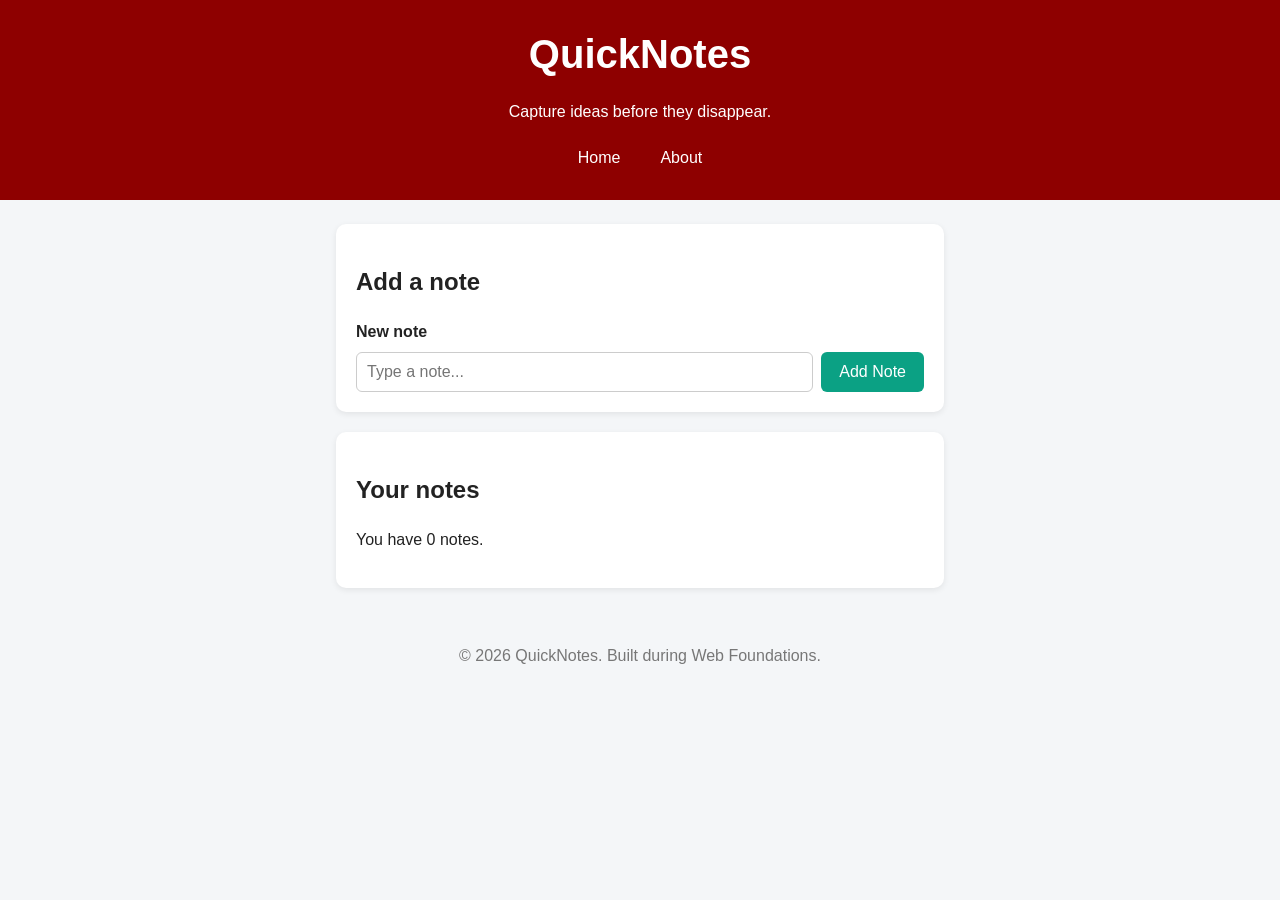
<file: day 4/index.html>
<!DOCTYPE html>
<html lang="en">
  <head>
    <meta charset="UTF-8" />
    <meta name="viewport" content="width=device-width, initial-scale=1.0" />
    <title>QuickNotes</title>
  <link rel="stylesheet" href="style.css" />
<script src="script.js" defer></script>
</head>
  <body>
    <header>
      <h1>QuickNotes</h1>
      <p>Capture ideas before they disappear.</p>
      <nav>
        <a href="index.html">Home</a>
        <a href="about.html">About</a>
      </nav>
    </header>

    <main>
      <section>
        <h2>Add a note</h2>
        <form id="note-form">
          <label for="note-input">New note</label>
          <input type="text" id="note-input" placeholder="Type a note..." />
          <button type="submit">Add Note</button>
        </form>
      </section>

      <section>
        <h2>Your notes</h2>
        <p id="note-count">You have 2 notes.</p>
        <ul id="notes-list">
         
        </ul>
      </section>
    </main>

    <footer>
      <p>&copy; 2026 QuickNotes. Built during Web Foundations.</p>
    </footer>
  </body>
</html>
</file>
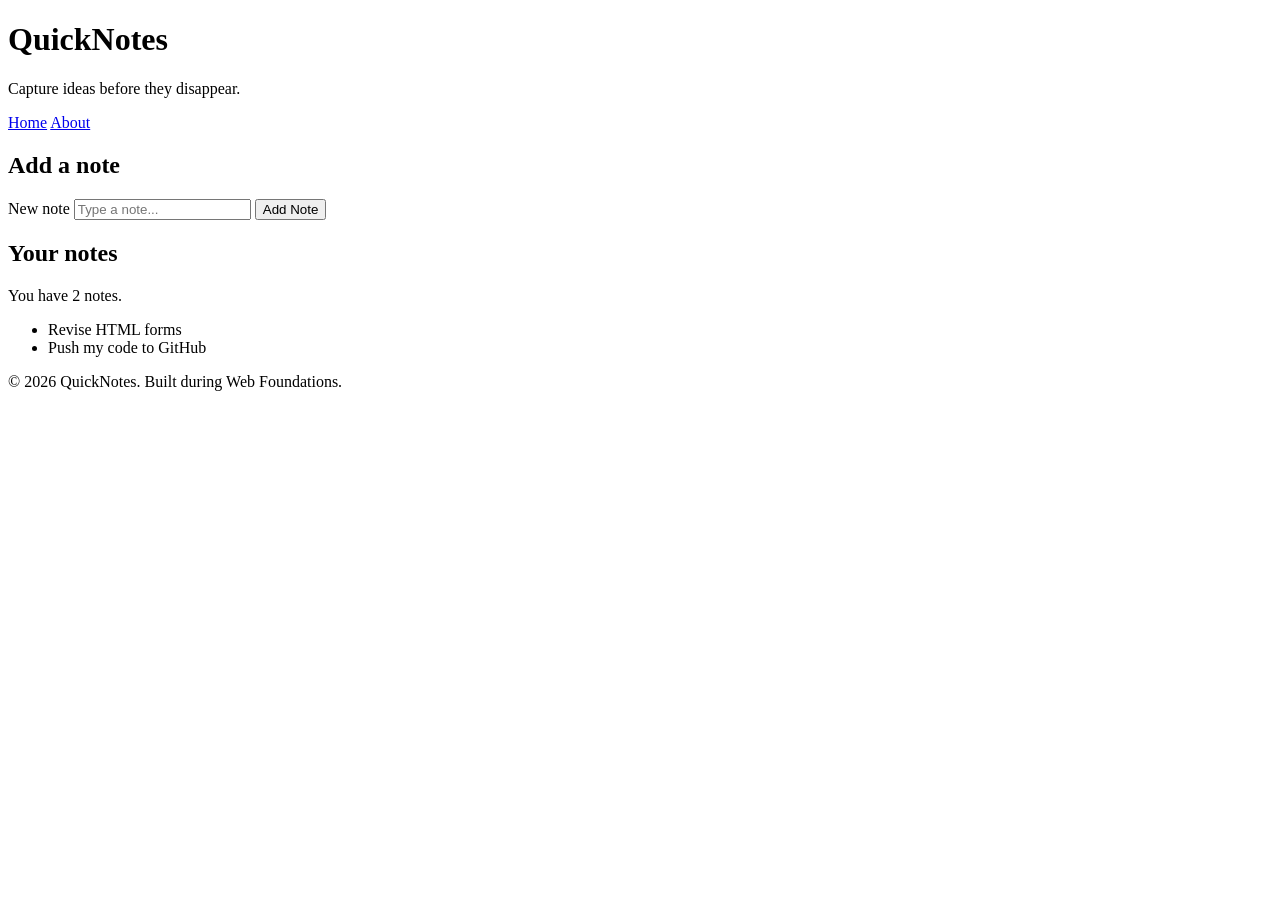
<file: day1/index.html>
<!DOCTYPE html>
<html lang="en">
  <head>
    <meta charset="UTF-8" />
    <meta name="viewport" content="width=device-width, initial-scale=1.0" />
    <title>QuickNotes</title>
  </head>
  <body>
    <header>
      <h1>QuickNotes</h1>
      <p>Capture ideas before they disappear.</p>
      <nav>
        <a href="index.html">Home</a>
        <a href="about.html">About</a>
      </nav>
    </header>

    <main>
      <section>
        <h2>Add a note</h2>
        <form id="note-form">
          <label for="note-input">New note</label>
          <input type="text" id="note-input" placeholder="Type a note..." />
          <button type="submit">Add Note</button>
        </form>
      </section>

      <section>
        <h2>Your notes</h2>
        <p id="note-count">You have 2 notes.</p>
        <ul id="notes-list">
          <li>Revise HTML forms</li>
          <li>Push my code to GitHub</li>
        </ul>
      </section>
    </main>

    <footer>
      <p>&copy; 2026 QuickNotes. Built during Web Foundations.</p>
    </footer>
  </body>
</html>
</file>
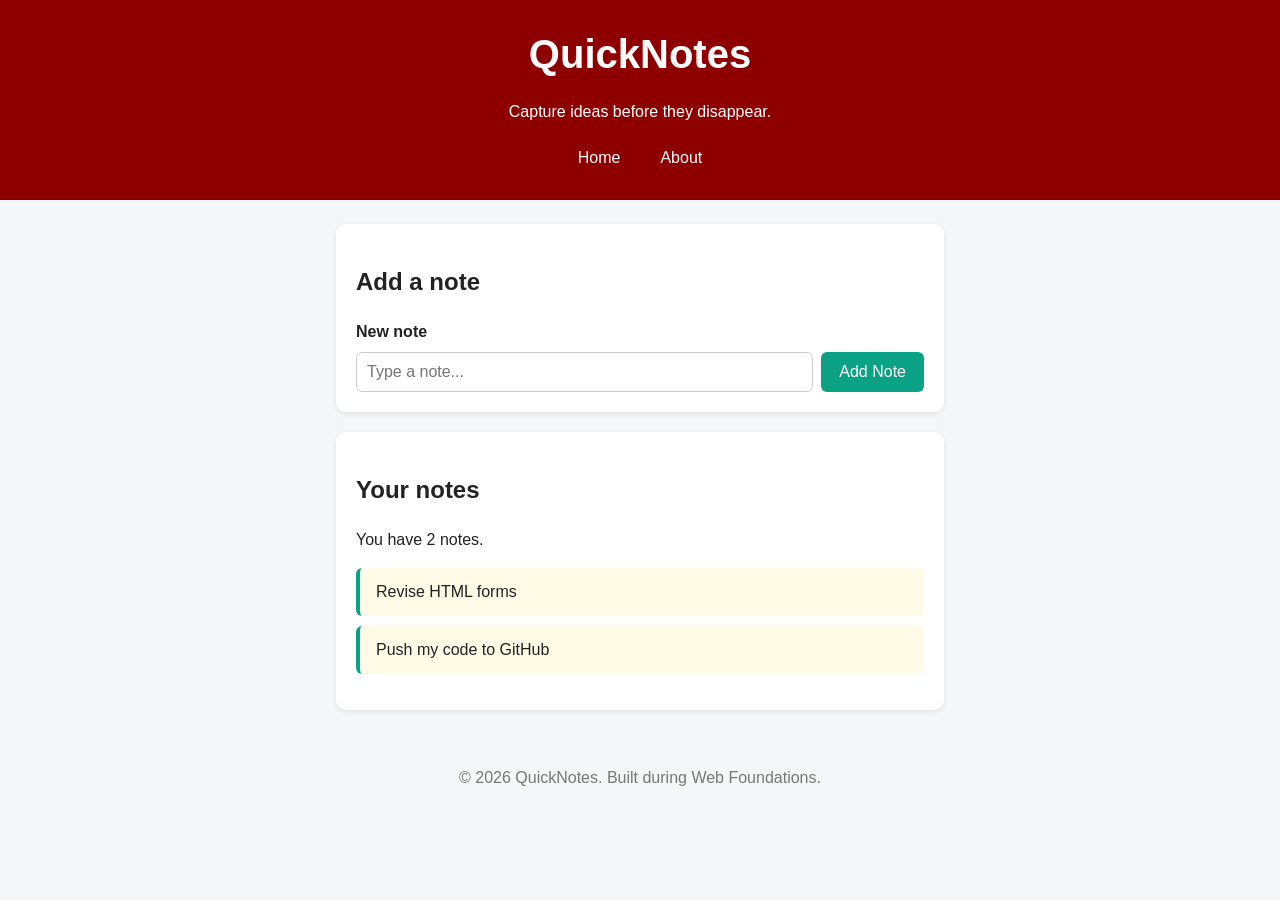
<file: day2/index.html>
<!DOCTYPE html>
<html lang="en">
  <head>
    <meta charset="UTF-8" />
    <meta name="viewport" content="width=device-width, initial-scale=1.0" />
    <title>QuickNotes</title>
    <link rel="stylesheet" href="style.css" />
  </head>
  <body>
    <header>
      <h1>QuickNotes</h1>
      <p>Capture ideas before they disappear.</p>
      <nav>
        <a href="index.html">Home</a>
        <a href="about.html">About</a>
      </nav>
    </header>

    <main>
      <section>
        <h2>Add a note</h2>
        <form id="note-form">
          <label for="note-input">New note</label>
          <input type="text" id="note-input" placeholder="Type a note..." />
          <button type="submit">Add Note</button>
        </form>
      </section>

      <section>
        <h2>Your notes</h2>
        <p id="note-count">You have 2 notes.</p>
        <ul id="notes-list">
          <li>Revise HTML forms</li>
          <li>Push my code to GitHub</li>
        </ul>
      </section>
    </main>

    <footer>
      <p>&copy; 2026 QuickNotes. Built during Web Foundations.</p>
    </footer>
  </body>
</html>
</file>
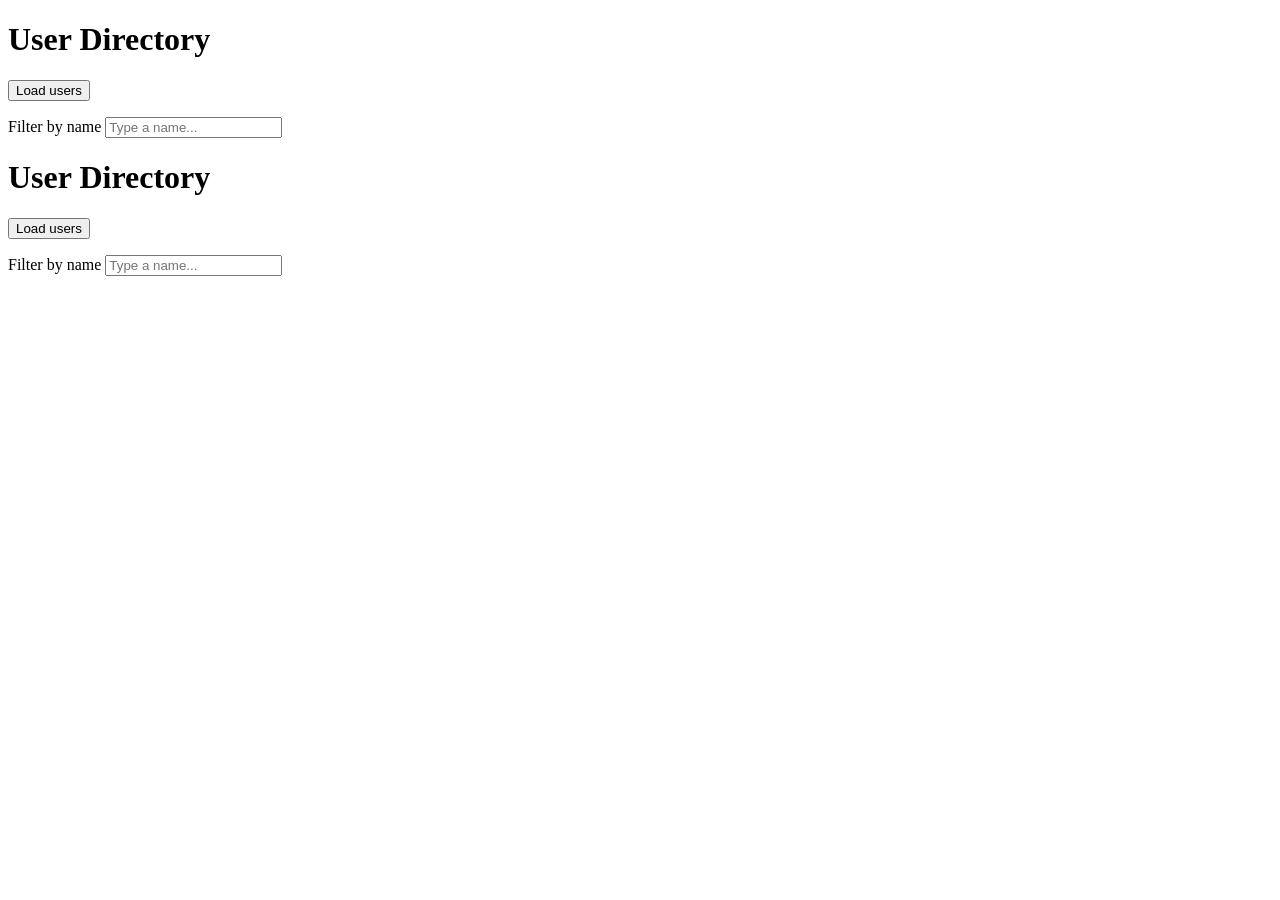
<file: day5/index.html>
<!DOCTYPE html>
<html lang="en">
<head>
  <meta charset="UTF-8">
  <meta name="viewport" content="width=device-width, initial-scale=1.0">
  <title>User Directory</title>
  <script src="users.js" defer></script>
</head>
<body>
  <h1>User Directory</h1>

  <button id="load-users" type="button">Load users</button>

  <p>
    <label for="filter-input">Filter by name</label>
    <input type="text" id="filter-input" placeholder="Type a name...">
  </p>

  <p id="status"></p>
  <ul id="users-list"></ul>
</body>
</html><!DOCTYPE html>
<html lang="en">
<head>
  <meta charset="UTF-8">
  <meta name="viewport" content="width=device-width, initial-scale=1.0">
  <title>User Directory</title>
  <script src="users.js" defer></script>
</head>
<body>
  <h1>User Directory</h1>

  <button id="load-users" type="button">Load users</button>

  <p>
    <label for="filter-input">Filter by name</label>
    <input type="text" id="filter-input" placeholder="Type a name...">
  </p>

  <p id="status"></p>
  <ul id="users-list"></ul>
</body>
</html>
</file>
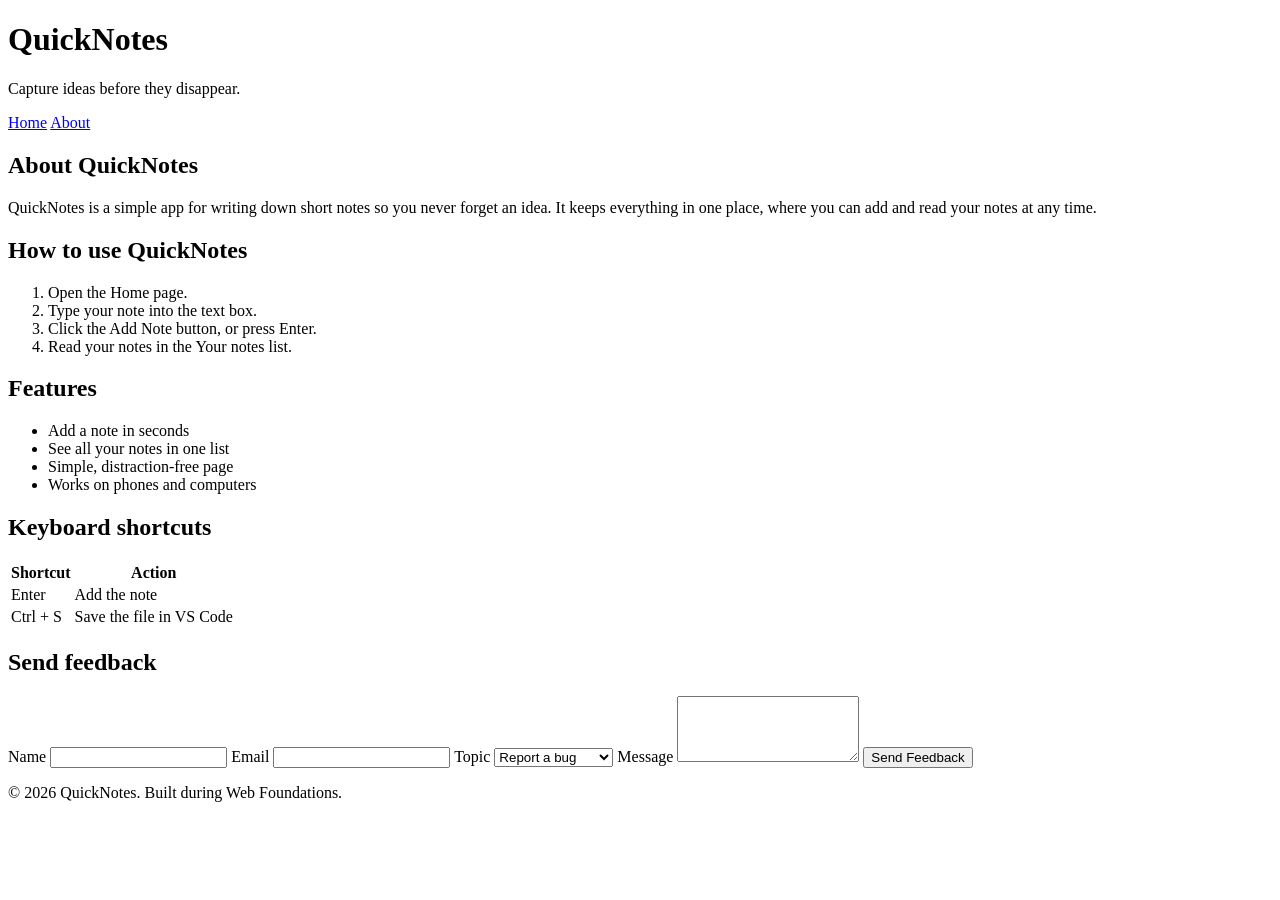
<file: day1/about.html>
<!DOCTYPE html>
<html lang="en">
  <head>
    <meta charset="UTF-8" />
    <meta name="viewport" content="width=device-width, initial-scale=1.0" />
    <title>About QuickNotes</title>
  </head>
  <body>
    <header>
      <h1>QuickNotes</h1>
      <p>Capture ideas before they disappear.</p>
      <nav>
        <a href="index.html">Home</a>
        <a href="about.html">About</a>
      </nav>
    </header>

    <main>
      <section>
        <h2>About QuickNotes</h2>
        <p>
          QuickNotes is a simple app for writing down short notes so you never
          forget an idea. It keeps everything in one place, where you can add
          and read your notes at any time.
        </p>
      </section>

      <section>
        <h2>How to use QuickNotes</h2>
        <ol>
          <li>Open the Home page.</li>
          <li>Type your note into the text box.</li>
          <li>Click the Add Note button, or press Enter.</li>
          <li>Read your notes in the Your notes list.</li>
        </ol>
      </section>

      <section>
        <h2>Features</h2>
        <ul>
          <li>Add a note in seconds</li>
          <li>See all your notes in one list</li>
          <li>Simple, distraction-free page</li>
          <li>Works on phones and computers</li>
        </ul>
      </section>

      <section>
        <h2>Keyboard shortcuts</h2>
        <table>
          <thead>
            <tr>
              <th>Shortcut</th>
              <th>Action</th>
            </tr>
          </thead>
          <tbody>
            <tr>
              <td>Enter</td>
              <td>Add the note</td>
            </tr>
            <tr>
              <td>Ctrl + S</td>
              <td>Save the file in VS Code</td>
            </tr>
          </tbody>
        </table>
      </section>

      <section>
        <h2>Send feedback</h2>
        <form id="feedback-form">
          <label for="name">Name</label>
          <input type="text" id="name" name="name" required />

          <label for="email">Email</label>
          <input type="email" id="email" name="email" required />

          <label for="topic">Topic</label>
          <select id="topic" name="topic">
            <option value="bug">Report a bug</option>
            <option value="idea">Suggest an idea</option>
          </select>

          <label for="message">Message</label>
          <textarea id="message" name="message" rows="4"></textarea>

          <button type="submit">Send Feedback</button>
        </form>
      </section>
    </main>

    <footer>
      <p>&copy; 2026 QuickNotes. Built during Web Foundations.</p>
    </footer>
  </body>
</html>
</file>
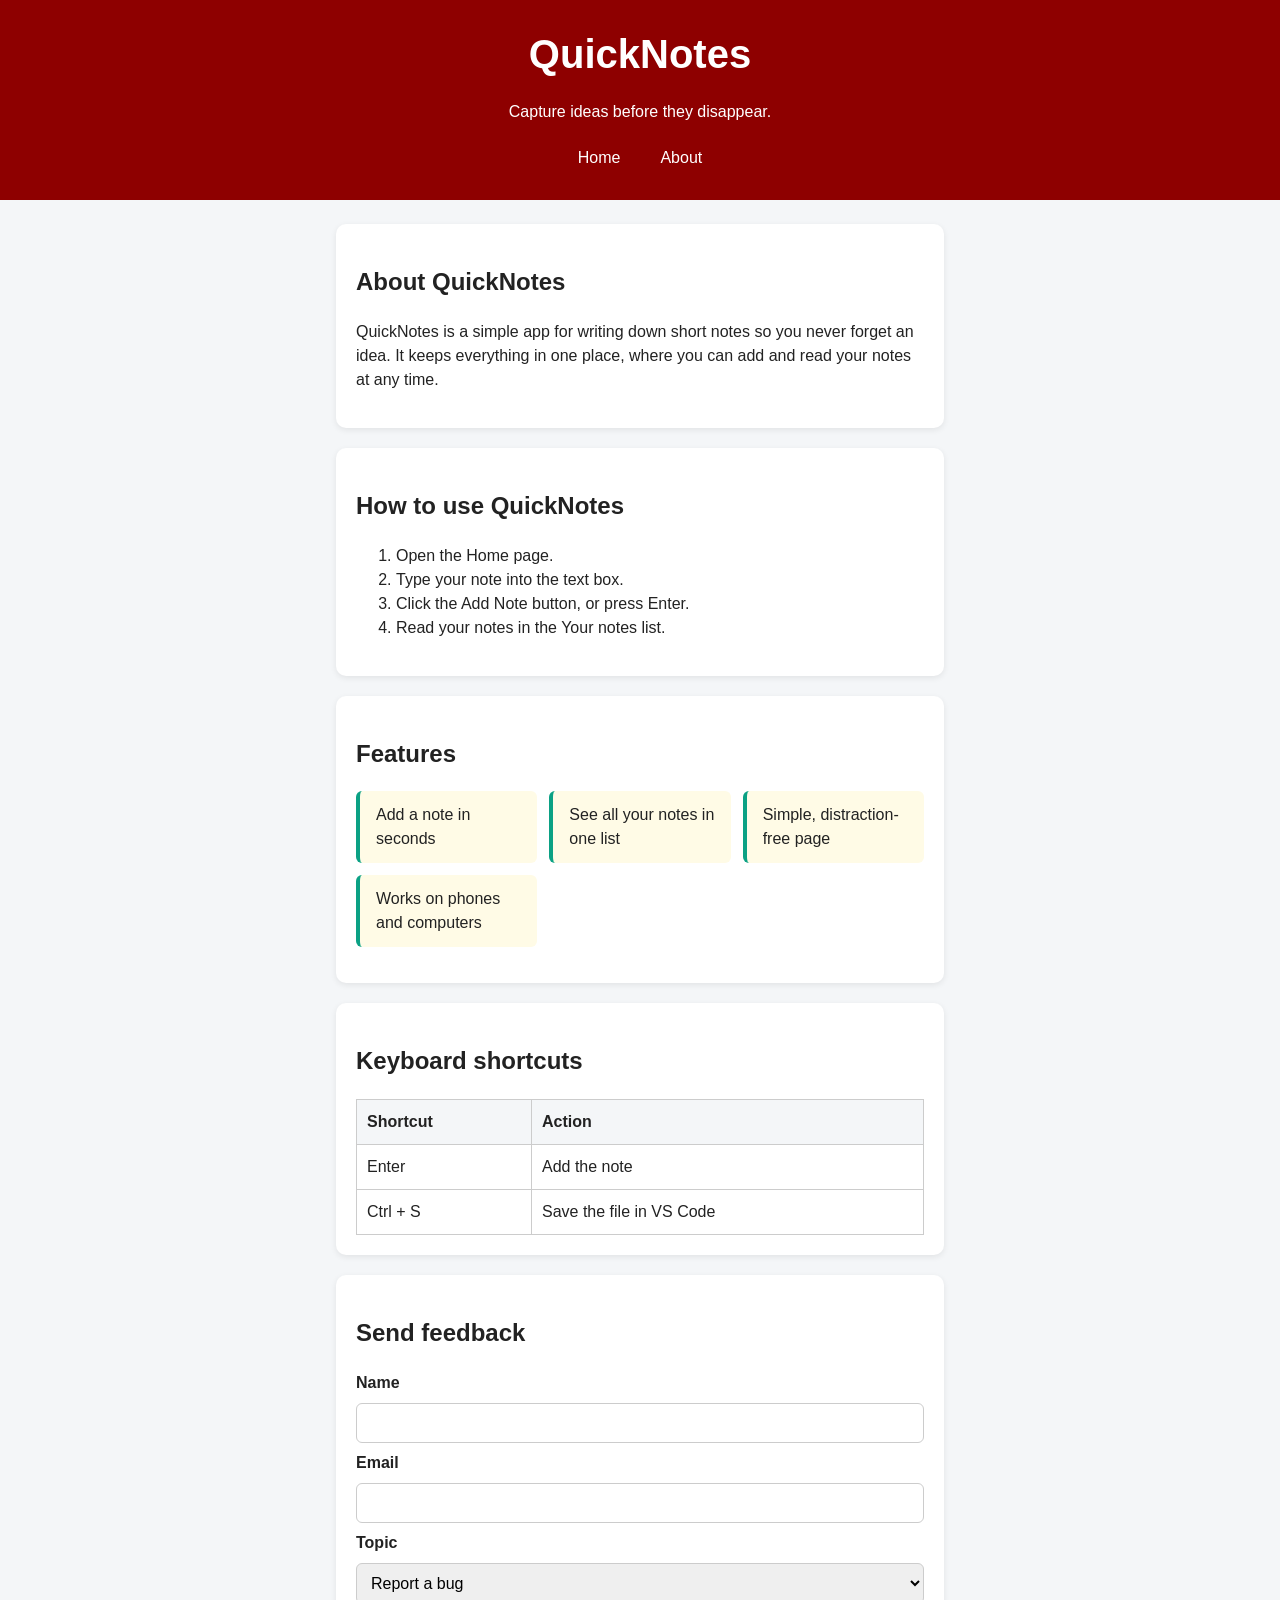
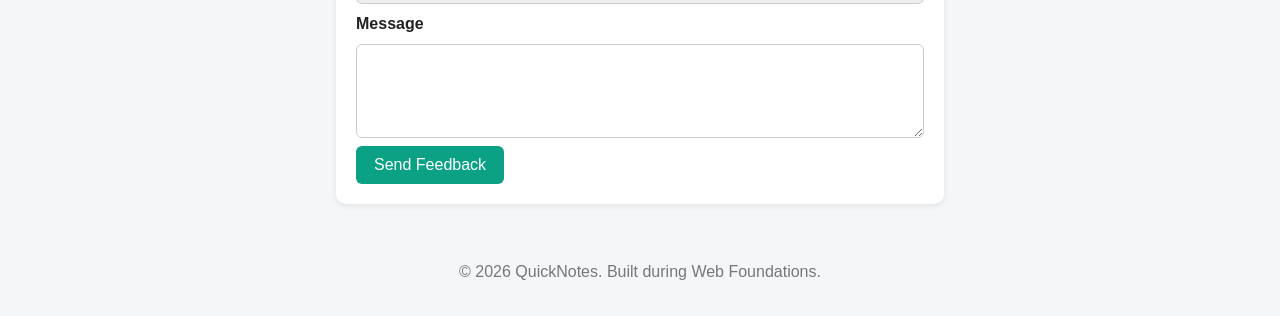
<file: day2/about.html>
<!DOCTYPE html>
<html lang="en">
  <head>
    <meta charset="UTF-8" />
    <meta name="viewport" content="width=device-width, initial-scale=1.0" />
    <title>About QuickNotes</title>
    <link rel="stylesheet" href="style.css" />
  </head>
  <body>
    <header>
      <h1>QuickNotes</h1>
      <p>Capture ideas before they disappear.</p>
      <nav>
        <a href="index.html">Home</a>
        <a href="about.html">About</a>
      </nav>
    </header>

    <main>
      <section>
        <h2>About QuickNotes</h2>
        <p>
          QuickNotes is a simple app for writing down short notes so you never
          forget an idea. It keeps everything in one place, where you can add
          and read your notes at any time.
        </p>
      </section>

      <section>
        <h2>How to use QuickNotes</h2>
        <ol>
          <li>Open the Home page.</li>
          <li>Type your note into the text box.</li>
          <li>Click the Add Note button, or press Enter.</li>
          <li>Read your notes in the Your notes list.</li>
        </ol>
      </section>

      <section>
        <h2>Features</h2>
        <ul class="features">
          <li>Add a note in seconds</li>
          <li>See all your notes in one list</li>
          <li>Simple, distraction-free page</li>
          <li>Works on phones and computers</li>
        </ul>
      </section>

      <section>
        <h2>Keyboard shortcuts</h2>
        <table>
          <thead>
            <tr>
              <th>Shortcut</th>
              <th>Action</th>
            </tr>
          </thead>
          <tbody>
            <tr>
              <td>Enter</td>
              <td>Add the note</td>
            </tr>
            <tr>
              <td>Ctrl + S</td>
              <td>Save the file in VS Code</td>
            </tr>
          </tbody>
        </table>
      </section>

      <section>
        <h2>Send feedback</h2>
        <form id="feedback-form">
          <label for="name">Name</label>
          <input type="text" id="name" name="name" required />

          <label for="email">Email</label>
          <input type="email" id="email" name="email" required />

          <label for="topic">Topic</label>
          <select id="topic" name="topic">
            <option value="bug">Report a bug</option>
            <option value="idea">Suggest an idea</option>
          </select>

          <label for="message">Message</label>
          <textarea id="message" name="message" rows="4"></textarea>

          <button type="submit">Send Feedback</button>
        </form>
      </section>
    </main>

    <footer>
      <p>&copy; 2026 QuickNotes. Built during Web Foundations.</p>
    </footer>
  </body>
</html>
</file>
<file: day 4/style.css>
/* 1. Reset and base */
*,
*::before,
*::after {
  box-sizing: border-box;
}
body {
  margin: 0;
  font-family: "Segoe UI", Arial, sans-serif;
  background-color: #f4f6f8;
  color: #222;
  line-height: 1.5;
}

/* 2. Header */
header {
  background-color: #8e0000;
  color: white;
  text-align: center;
  padding: 24px 16px;
}
header h1 {
  margin: 0;
  font-size: 2.5rem;
}

/* 3. Navigation with Flexbox */
nav {
  display: flex;
  justify-content: center;
  gap: 16px;
  margin-top: 12px;
}
nav a {
  color: white;
  text-decoration: none;
  padding: 6px 12px;
  border-radius: 6px;
  transition: background-color 0.3s;
}
nav a:hover {
  background-color: rgba(255, 255, 255, 0.25);
}

/* 4. Centred main and section cards */
main {
  max-width: 640px;
  margin: 24px auto;
  padding: 0 16px;
}
section {
  background: white;
  padding: 20px;
  border-radius: 10px;
  margin-bottom: 20px;
  box-shadow: 0 2px 6px rgba(0, 0, 0, 0.08);
}

/* 5. Note form (Home page) */
#note-form {
  display: flex;
  gap: 8px;
  flex-wrap: wrap;
}
#note-form label {
  width: 100%;
  font-weight: bold;
}
#note-input {
  flex: 1;
  padding: 10px;
  border: 1px solid #ccc;
  border-radius: 6px;
  font-size: 1rem;
}

/* Buttons with transition */
button {
  background-color: #0ba184;
  color: white;
  border: none;
  padding: 10px 18px;
  border-radius: 6px;
  font-size: 1rem;
  cursor: pointer;
  transition: background-color 0.3s;
}
button:hover {
  background-color: #088a70;
}

/* 6. Notes list */
#notes-list {
  list-style: none;
  padding: 0;
}
#notes-list li {
  background-color: #fffbe6;
  border-left: 4px solid #0ba184;
  padding: 12px 16px;
  margin-bottom: 10px;
  border-radius: 6px;
}

/* 7. Features as a responsive Grid of cards */
.features {
  list-style: none;
  padding: 0;
  display: grid;
  grid-template-columns: repeat(auto-fit, minmax(180px, 1fr));
  gap: 12px;
}
.features li {
  background-color: #fffbe6;
  border-left: 4px solid #0ba184;
  padding: 12px 16px;
  border-radius: 6px;
}

/* 8. Table */
table {
  width: 100%;
  border-collapse: collapse;
}
th,
td {
  border: 1px solid #ccc;
  padding: 10px;
  text-align: left;
}
th {
  background-color: #f4f6f8;
}

/* 9. Feedback form: fields stacked, full width */
#feedback-form {
  display: flex;
  flex-direction: column;
  gap: 8px;
}
#feedback-form label {
  font-weight: bold;
}
#feedback-form input,
#feedback-form select,
#feedback-form textarea {
  width: 100%;
  padding: 10px;
  border: 1px solid #ccc;
  border-radius: 6px;
  font-size: 1rem;
  font-family: inherit;
}
#feedback-form button {
  align-self: flex-start;
}

/* 10. Footer */
footer {
  text-align: center;
  color: #777;
  padding: 16px;
}

/* 11. Phones */
@media (max-width: 600px) {
  header {
    padding: 16px 12px;
  }
  header h1 {
    font-size: 1.6rem;
  }
  #note-form {
    flex-direction: column;
  }
}
.note {
  display: flex;
  justify-content: space-between;
  align-items: center;
  gap: 12px;
}
 
.delete-btn {
  background-color: #8e0000;
  padding: 6px 12px;
  font-size: 0.85rem;
}
 
.delete-btn:hover {
  background-color: #6b0000;
}
</file>
<file: day2/style.css>
/* 1. Reset and base */
*,
*::before,
*::after {
  box-sizing: border-box;
}
body {
  margin: 0;
  font-family: "Segoe UI", Arial, sans-serif;
  background-color: #f4f6f8;
  color: #222;
  line-height: 1.5;
}

/* 2. Header */
header {
  background-color: #8e0000;
  color: white;
  text-align: center;
  padding: 24px 16px;
}
header h1 {
  margin: 0;
  font-size: 2.5rem;
}

/* 3. Navigation with Flexbox */
nav {
  display: flex;
  justify-content: center;
  gap: 16px;
  margin-top: 12px;
}
nav a {
  color: white;
  text-decoration: none;
  padding: 6px 12px;
  border-radius: 6px;
  transition: background-color 0.3s;
}
nav a:hover {
  background-color: rgba(255, 255, 255, 0.25);
}

/* 4. Centred main and section cards */
main {
  max-width: 640px;
  margin: 24px auto;
  padding: 0 16px;
}
section {
  background: white;
  padding: 20px;
  border-radius: 10px;
  margin-bottom: 20px;
  box-shadow: 0 2px 6px rgba(0, 0, 0, 0.08);
}

/* 5. Note form (Home page) */
#note-form {
  display: flex;
  gap: 8px;
  flex-wrap: wrap;
}
#note-form label {
  width: 100%;
  font-weight: bold;
}
#note-input {
  flex: 1;
  padding: 10px;
  border: 1px solid #ccc;
  border-radius: 6px;
  font-size: 1rem;
}

/* Buttons with transition */
button {
  background-color: #0ba184;
  color: white;
  border: none;
  padding: 10px 18px;
  border-radius: 6px;
  font-size: 1rem;
  cursor: pointer;
  transition: background-color 0.3s;
}
button:hover {
  background-color: #088a70;
}

/* 6. Notes list */
#notes-list {
  list-style: none;
  padding: 0;
}
#notes-list li {
  background-color: #fffbe6;
  border-left: 4px solid #0ba184;
  padding: 12px 16px;
  margin-bottom: 10px;
  border-radius: 6px;
}

/* 7. Features as a responsive Grid of cards */
.features {
  list-style: none;
  padding: 0;
  display: grid;
  grid-template-columns: repeat(auto-fit, minmax(180px, 1fr));
  gap: 12px;
}
.features li {
  background-color: #fffbe6;
  border-left: 4px solid #0ba184;
  padding: 12px 16px;
  border-radius: 6px;
}

/* 8. Table */
table {
  width: 100%;
  border-collapse: collapse;
}
th,
td {
  border: 1px solid #ccc;
  padding: 10px;
  text-align: left;
}
th {
  background-color: #f4f6f8;
}

/* 9. Feedback form: fields stacked, full width */
#feedback-form {
  display: flex;
  flex-direction: column;
  gap: 8px;
}
#feedback-form label {
  font-weight: bold;
}
#feedback-form input,
#feedback-form select,
#feedback-form textarea {
  width: 100%;
  padding: 10px;
  border: 1px solid #ccc;
  border-radius: 6px;
  font-size: 1rem;
  font-family: inherit;
}
#feedback-form button {
  align-self: flex-start;
}

/* 10. Footer */
footer {
  text-align: center;
  color: #777;
  padding: 16px;
}

/* 11. Phones */
@media (max-width: 600px) {
  header {
    padding: 16px 12px;
  }
  header h1 {
    font-size: 1.6rem;
  }
  #note-form {
    flex-direction: column;
  }
}
</file>
